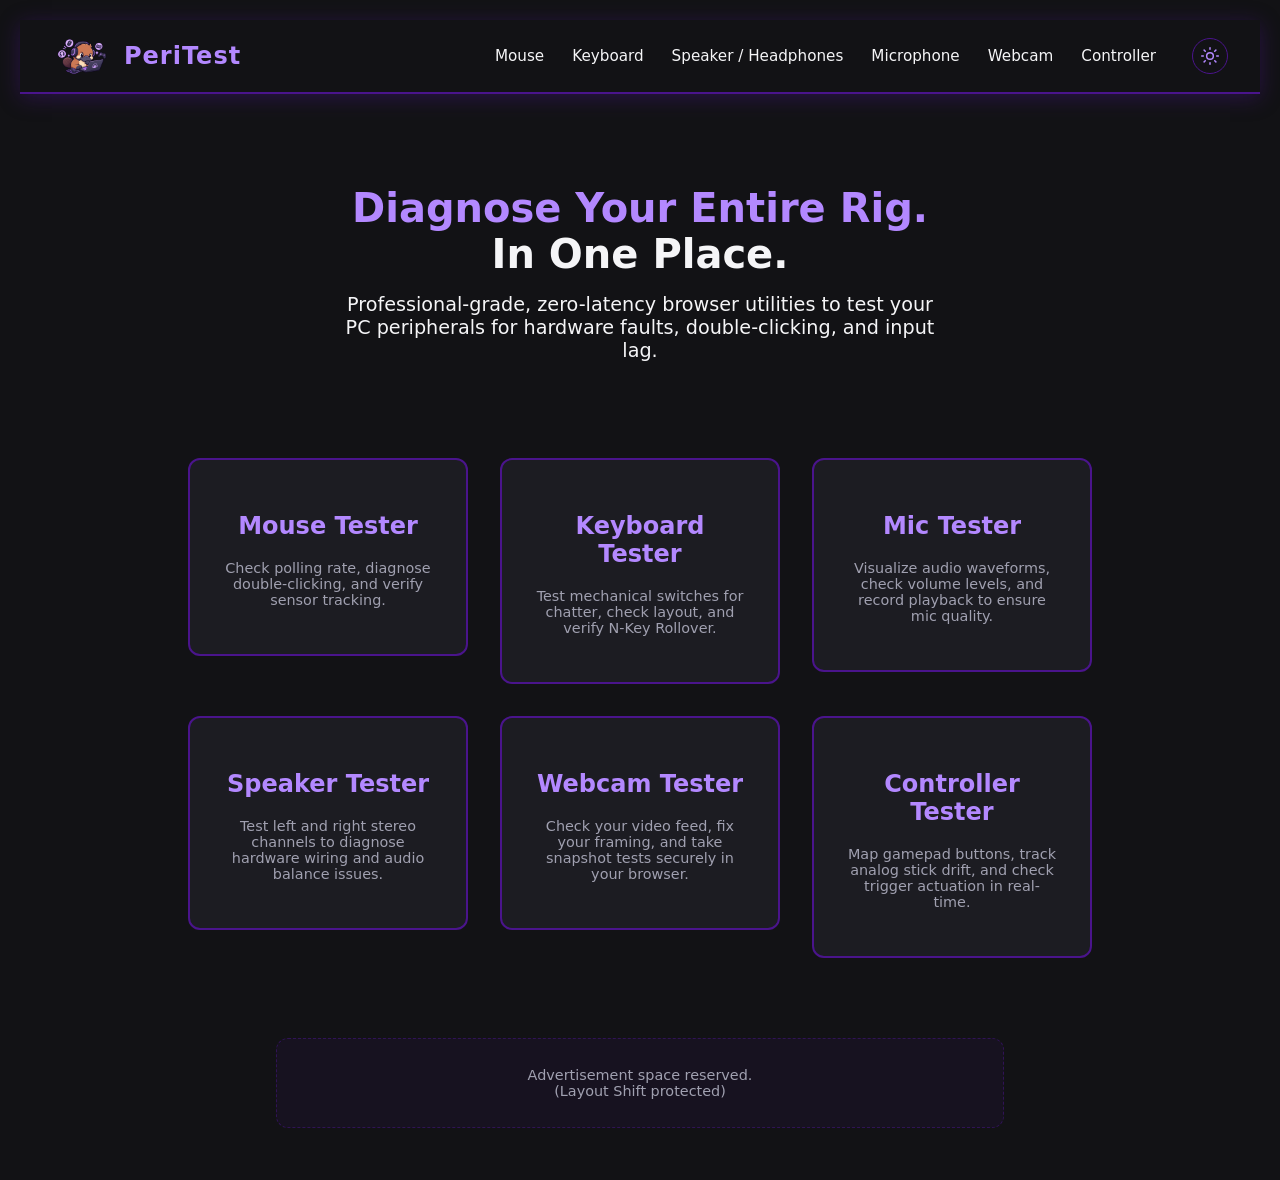
<file: index.html>
<!DOCTYPE html>
<html lang="en">
<head>
    <meta charset="UTF-8">
    <meta name="viewport" content="width=device-width, initial-scale=1.0">
    <title>Test Your PC Peripherals | Free Online Hardware Diagnostics</title>
    <meta name="description" content="The ultimate all-in-one suite to test your mouse, keyboard, microphone, and controllers. Diagnose faults, check polling rates, and verify hardware performance instantly.">
    <link rel="stylesheet" href="styles.css">

    <script async src="https://pagead2.googlesyndication.com/pagead/js/adsbygoogle.js?client=ca-pub-9353357643380089"
     crossorigin="anonymous"></script>

    <meta name="google-site-verification" content="yoGNBcZexO7LuIenlu6ol5riUY8tTtRhm5y61MS0jE8" />
</head>
<body>
    
    <!-- Global Navigation Bar -->
    <nav class="main-nav">
        <a href="index.html" class="nav-brand">
            <img src="logo.png" alt="PeripheralTest Logo" class="nav-logo-img">
            PeriTest
        </a>
        <ul class="nav-links">
            <li class="dropdown">
                <a href="mouse.html">Mouse</a>
                <ul class="dropdown-menu">
                    <li><a href="mouse.html">Mouse Tester</a></li>
                </ul>
            </li>
            <li class="dropdown">
                <a href="keyboard.html">Keyboard</a>
                <ul class="dropdown-menu">
                    <li><a href="keyboard.html">Keyboard Tester</a></li>
                    <li><a href="#">Typing Test (WPM)</a></li>
                </ul>
            </li>
            <li class="dropdown">
                <a href="speaker.html">Speaker / Headphones</a>
                <ul class="dropdown-menu">
                    <li><a href="speaker.html">Left/Right Audio Test</a></li>
                </ul>
            </li>
            <li class="dropdown">
                <a href="mic.html">Microphone</a>
                <ul class="dropdown-menu">
                    <li><a href="mic.html">Mic Tester</a></li>
                </ul>
            </li>
            <li class="dropdown">
                <a href="webcam.html">Webcam</a>
                <ul class="dropdown-menu">
                    <li><a href="webcam.html">Webcam Tester</a>
                    </li>
                </ul>
            </li>
            <li class="dropdown">
                <a href="#">Controller</a>
                <ul class="dropdown-menu">
                    <li><a href="#">Gamepad Tester</a></li>
                    <li><a href="#">Stick Drift Test</a></li>
                </ul>
            </li>
            <li>
                <button id="theme-toggle" class="theme-toggle" title="Toggle Light/Dark Mode" aria-label="Toggle Light/Dark Mode">
                    <svg viewBox="0 0 24 24">
                        <circle cx="12" cy="12" r="4"></circle>
                        <path d="M12 2v2"></path>
                        <path d="M12 20v2"></path>
                        <path d="m4.93 4.93 1.41 1.41"></path>
                        <path d="m17.66 17.66 1.41 1.41"></path>
                        <path d="M2 12h2"></path>
                        <path d="M20 12h2"></path>
                        <path d="m6.34 17.66-1.41 1.41"></path>
                        <path d="m19.07 4.93-1.41 1.41"></path>
                    </svg>
                </button>
            </li>
        </ul>
    </nav>

    <!-- Homepage Hero Section -->
    <header class="seo-header" style="margin-top: 4rem;">
        <h1>Diagnose Your Entire Rig. <br> <span style="color: var(--text-main);">In One Place.</span></h1>
        <p style="font-size: 1.2rem; max-width: 600px; margin: 1rem auto;">Professional-grade, zero-latency browser utilities to test your PC peripherals for hardware faults, double-clicking, and input lag.</p>
    </header>

    <!-- Navigation Cards to Tools -->
    <main style="display: flex; gap: 2rem; justify-content: center; flex-wrap: wrap; max-width: 1200px; margin: 3rem auto; padding: 0 2rem;">
        
        <!-- Mouse Card -->
        <a href="mouse.html" style="text-decoration: none; color: inherit;">
            <div style="background: var(--surface-dark); padding: 2rem; border-radius: 12px; width: 280px; text-align: center; border: 2px solid var(--purple-deep); transition: transform 0.2s, box-shadow 0.2s;" onmouseover="this.style.transform='translateY(-5px)'; this.style.boxShadow='0 10px 20px rgba(179,136,255,0.2)'" onmouseout="this.style.transform='translateY(0)'; this.style.boxShadow='none'">
                <h2 style="color: var(--lavender-glow);">Mouse Tester</h2>
                <p style="color: var(--text-muted); font-size: 0.9rem;">Check polling rate, diagnose double-clicking, and verify sensor tracking.</p>
            </div>
        </a>

        <!-- Keyboard Card -->
        <a href="keyboard.html" style="text-decoration: none; color: inherit;">
            <div style="background: var(--surface-dark); padding: 2rem; border-radius: 12px; width: 280px; text-align: center; border: 2px solid var(--purple-deep); transition: transform 0.2s, box-shadow 0.2s;" onmouseover="this.style.transform='translateY(-5px)'; this.style.boxShadow='0 10px 20px rgba(179,136,255,0.2)'" onmouseout="this.style.transform='translateY(0)'; this.style.boxShadow='none'">
                <h2 style="color: var(--lavender-glow);">Keyboard Tester</h2>
                <p style="color: var(--text-muted); font-size: 0.9rem;">Test mechanical switches for chatter, check layout, and verify N-Key Rollover.</p>
            </div>
        </a>

        <!-- Microphone Card -->
        <a href="mic.html" style="text-decoration: none; color: inherit;">
            <div style="background: var(--surface-dark); padding: 2rem; border-radius: 12px; width: 280px; text-align: center; border: 2px solid var(--purple-deep); transition: transform 0.2s, box-shadow 0.2s;" onmouseover="this.style.transform='translateY(-5px)'; this.style.boxShadow='0 10px 20px rgba(179,136,255,0.2)'" onmouseout="this.style.transform='translateY(0)'; this.style.boxShadow='none'">
                <h2 style="color: var(--lavender-glow);">Mic Tester</h2>
                <p style="color: var(--text-muted); font-size: 0.9rem;">Visualize audio waveforms, check volume levels, and record playback to ensure mic quality.</p>
            </div>
        </a>

        <!-- Speaker / Headphones Card -->
        <a href="speaker.html" style="text-decoration: none; color: inherit;">
            <div style="background: var(--surface-dark); padding: 2rem; border-radius: 12px; width: 280px; text-align: center; border: 2px solid var(--purple-deep); transition: transform 0.2s, box-shadow 0.2s;" onmouseover="this.style.transform='translateY(-5px)'; this.style.boxShadow='0 10px 20px rgba(179,136,255,0.2)'" onmouseout="this.style.transform='translateY(0)'; this.style.boxShadow='none'">
                <h2 style="color: var(--lavender-glow);">Speaker Tester</h2>
                <p style="color: var(--text-muted); font-size: 0.9rem;">Test left and right stereo channels to diagnose hardware wiring and audio balance issues.</p>
            </div>
        </a>

        <!-- Webcam Card -->
        <a href="webcam.html" style="text-decoration: none; color: inherit;">
            <div style="background: var(--surface-dark); padding: 2rem; border-radius: 12px; width: 280px; text-align: center; border: 2px solid var(--purple-deep); transition: transform 0.2s, box-shadow 0.2s;" onmouseover="this.style.transform='translateY(-5px)'; this.style.boxShadow='0 10px 20px rgba(179,136,255,0.2)'" onmouseout="this.style.transform='translateY(0)'; this.style.boxShadow='none'">
                <h2 style="color: var(--lavender-glow);">Webcam Tester</h2>
                <p style="color: var(--text-muted); font-size: 0.9rem;">Check your video feed, fix your framing, and take snapshot tests securely in your browser.</p>
            </div>
        </a>

        <!-- Controller Card (Ready for the next step) -->
        <a href="controller.html" style="text-decoration: none; color: inherit;">
            <div style="background: var(--surface-dark); padding: 2rem; border-radius: 12px; width: 280px; text-align: center; border: 2px solid var(--purple-deep); transition: transform 0.2s, box-shadow 0.2s;" onmouseover="this.style.transform='translateY(-5px)'; this.style.boxShadow='0 10px 20px rgba(179,136,255,0.2)'" onmouseout="this.style.transform='translateY(0)'; this.style.boxShadow='none'">
                <h2 style="color: var(--lavender-glow);">Controller Tester</h2>
                <p style="color: var(--text-muted); font-size: 0.9rem;">Map gamepad buttons, track analog stick drift, and check trigger actuation in real-time.</p>
            </div>
        </a>

    </main>

    <!-- AdSense Safe Zone -->
    <div class="ad-container">
        <span>Advertisement space reserved.<br>(Layout Shift protected)</span>
    </div>

    <script src="theme.js"></script>
</body>
</html>
</file>
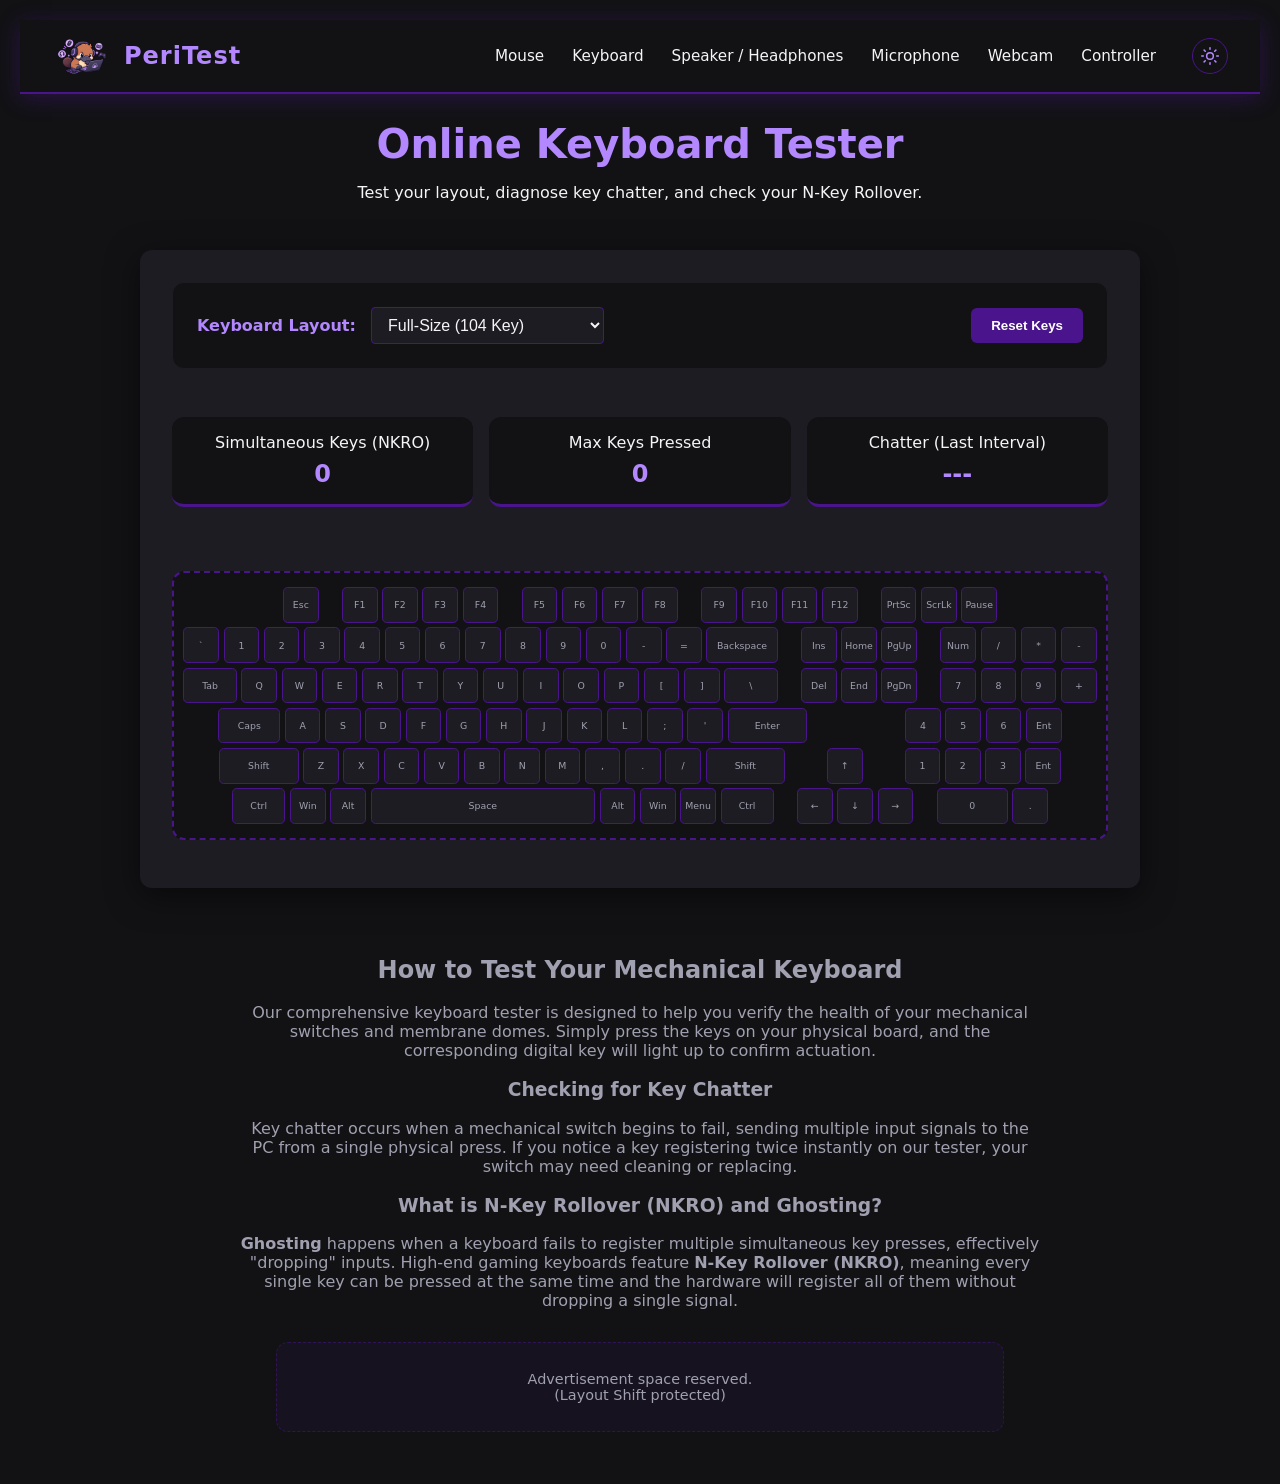
<file: keyboard.html>
<!DOCTYPE html>
<html lang="en">
<head>
    <meta charset="UTF-8">
    <meta name="viewport" content="width=device-width, initial-scale=1.0">
    <title>Keyboard Tester | Check for Ghosting, Chatter, & NKRO</title>
    <meta name="description" content="Free online keyboard tester. Verify all your keys are working, test N-Key Rollover (NKRO), and check mechanical switches for key chatter and ghosting.">
    <link rel="stylesheet" href="styles.css">

    <script async src="https://pagead2.googlesyndication.com/pagead/js/adsbygoogle.js?client=ca-pub-9353357643380089"
     crossorigin="anonymous"></script>
</head>
<body>
    
    <!-- Global Navigation Bar -->
    <nav class="main-nav">
        <a href="index.html" class="nav-brand">
            <img src="logo.png" alt="PeripheralTest Logo" class="nav-logo-img">
            PeriTest
        </a>
        <ul class="nav-links">
            <li class="dropdown">
                <a href="mouse.html">Mouse</a>
                <ul class="dropdown-menu">
                    <li><a href="mouse.html">Mouse Tester</a></li>
                </ul>
            </li>
            <li class="dropdown">
                <a href="keyboard.html">Keyboard</a>
                <ul class="dropdown-menu">
                    <li><a href="keyboard.html">Keyboard Tester</a></li>
                    <li><a href="#">Typing Test (WPM)</a></li>
                </ul>
            </li>
            <li class="dropdown">
                <a href="speaker.html">Speaker / Headphones</a>
                <ul class="dropdown-menu">
                    <li><a href="speaker.html">Left/Right Audio Test</a></li>
                </ul>
            </li>
            <li class="dropdown">
                <a href="mic.html">Microphone</a>
                <ul class="dropdown-menu">
                    <li><a href="mic.html">Mic Tester</a></li>
                </ul>
            </li>
            <li class="dropdown">
                <a href="webcam.html">Webcam</a>
                <ul class="dropdown-menu">
                    <li><a href="webcam.html">Webcam Tester</a>
                    </li>
                </ul>
            </li>
            <li class="dropdown">
                <a href="#">Controller</a>
                <ul class="dropdown-menu">
                    <li><a href="#">Gamepad Tester</a></li>
                    <li><a href="#">Stick Drift Test</a></li>
                </ul>
            </li>
            <li>
                <button id="theme-toggle" class="theme-toggle" title="Toggle Light/Dark Mode" aria-label="Toggle Light/Dark Mode">
                    <svg viewBox="0 0 24 24">
                        <circle cx="12" cy="12" r="4"></circle>
                        <path d="M12 2v2"></path>
                        <path d="M12 20v2"></path>
                        <path d="m4.93 4.93 1.41 1.41"></path>
                        <path d="m17.66 17.66 1.41 1.41"></path>
                        <path d="M2 12h2"></path>
                        <path d="M20 12h2"></path>
                        <path d="m6.34 17.66-1.41 1.41"></path>
                        <path d="m19.07 4.93-1.41 1.41"></path>
                    </svg>
                </button>
            </li>
        </ul>
    </nav>

    <!-- Main Header for SEO -->
    <header class="seo-header">
        <h1>Online Keyboard Tester</h1>
        <p>Test your layout, diagnose key chatter, and check your N-Key Rollover.</p>
    </header>

    <!-- Main Testing Application -->
    <main class="tester-container">
        
        <!-- Top Toolbar for Layout Selection -->
        <div class="top-toolbar">
            <div class="layout-selector">
                <label for="layout-select">Keyboard Layout:</label>
                <select id="layout-select">
                    <option value="full">Full-Size (104 Key)</option>
                    <option value="tkl">Tenkeyless (TKL / 87 Key)</option>
                    <option value="60">60% Compact</option>
                </select>
            </div>
            <button id="reset-keyboard">Reset Keys</button>
        </div>

        <!-- Left Column: Interactive Keyboard -->
        <section class="interactive-zone" style="grid-column: 1 / -1;">
            
            <!-- Live Keyboard Stats -->
            <div class="stats-dashboard" style="margin-bottom: 2rem;">
                <div class="stat-box">
                    <span class="stat-label">Simultaneous Keys (NKRO)</span>
                    <span class="stat-value" id="nkro-display">0</span>
                </div>
                <div class="stat-box">
                    <span class="stat-label">Max Keys Pressed</span>
                    <span class="stat-value" id="max-nkro-display">0</span>
                </div>
                <div class="stat-box">
                    <span class="stat-label">Chatter (Last Interval)</span>
                    <span class="stat-value" id="chatter-display">---</span>
                </div>
            </div>

            <!-- Scrollable Wrapper for Mobile -->
            <div class="keyboard-scroll-wrapper">
                <div id="keyboard-container" class="keyboard-container">
                    <!-- JavaScript will inject the 104 keys here -->
                </div>
            </div>
            
        </section>

    </main>

    <!-- SEO & AdSense Content Area (Specific to Keyboards) -->
    <article class="informational-content">
        <h2>How to Test Your Mechanical Keyboard</h2>
        <p>Our comprehensive keyboard tester is designed to help you verify the health of your mechanical switches and membrane domes. Simply press the keys on your physical board, and the corresponding digital key will light up to confirm actuation.</p>

        <h3>Checking for Key Chatter</h3>
        <p>Key chatter occurs when a mechanical switch begins to fail, sending multiple input signals to the PC from a single physical press. If you notice a key registering twice instantly on our tester, your switch may need cleaning or replacing.</p>

        <h3>What is N-Key Rollover (NKRO) and Ghosting?</h3>
        <p><strong>Ghosting</strong> happens when a keyboard fails to register multiple simultaneous key presses, effectively "dropping" inputs. High-end gaming keyboards feature <strong>N-Key Rollover (NKRO)</strong>, meaning every single key can be pressed at the same time and the hardware will register all of them without dropping a single signal.</p>
        
        <!-- AdSense Safe Zone -->
        <div class="ad-container">
            <span>Advertisement space reserved.<br>(Layout Shift protected)</span>
        </div>
    </article>

    <script src="theme.js"></script>
    <script src="keyboard.js"></script>
</body>
</html>
</file>
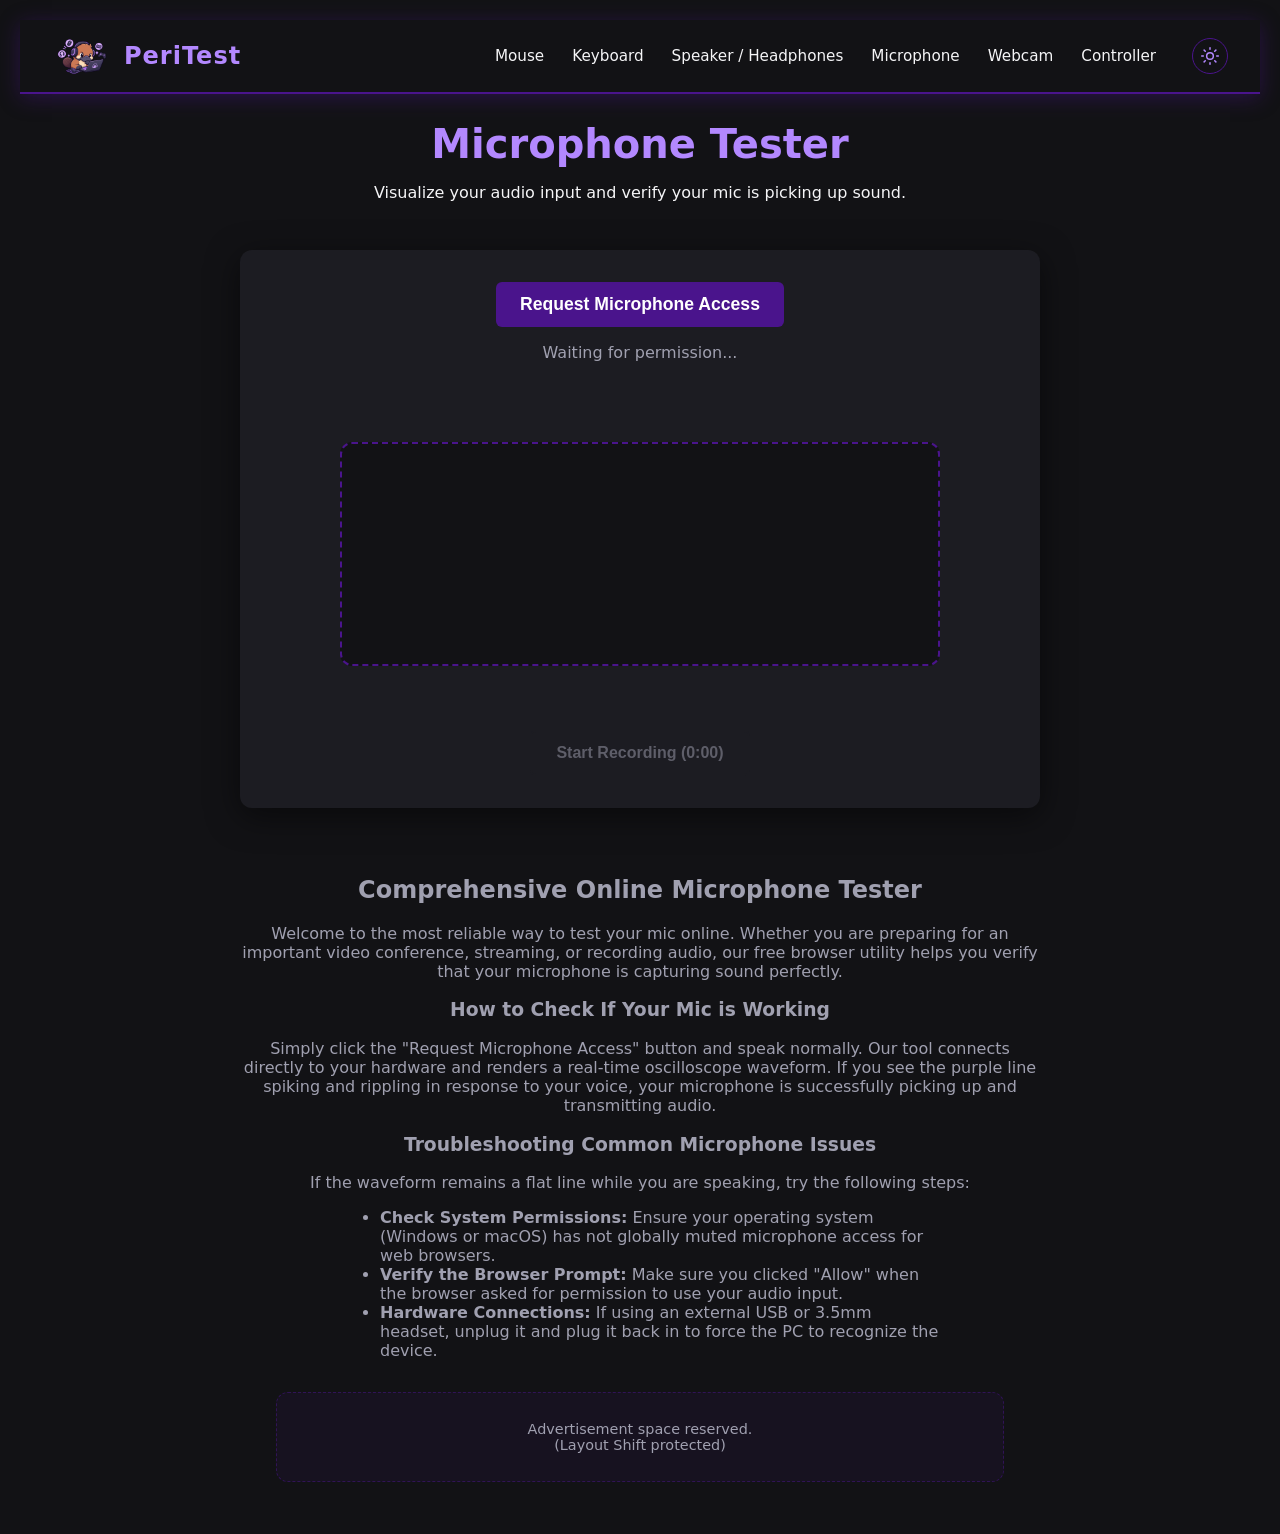
<file: mic.html>
<!DOCTYPE html>
<html lang="en">
<head>
    <meta charset="UTF-8">
    <meta name="viewport" content="width=device-width, initial-scale=1.0">
    <title>Online Mic Tester | Check Microphone Volume & Quality</title>
    <meta name="description" content="Free online microphone tester. Check your mic's volume levels, visualize audio waveforms, and ensure your input is working properly.">
    <link rel="stylesheet" href="styles.css">

    <script async src="https://pagead2.googlesyndication.com/pagead/js/adsbygoogle.js?client=ca-pub-9353357643380089"
     crossorigin="anonymous"></script>
</head>
<body>
    
    <!-- Global Navigation Bar -->
    <nav class="main-nav">
        <a href="index.html" class="nav-brand">
            <img src="logo.png" alt="PeripheralTest Logo" class="nav-logo-img">
            PeriTest
        </a>
        <ul class="nav-links">
            <li class="dropdown">
                <a href="mouse.html">Mouse</a>
                <ul class="dropdown-menu">
                    <li><a href="mouse.html">Mouse Tester</a></li>
                </ul>
            </li>
            <li class="dropdown">
                <a href="keyboard.html">Keyboard</a>
                <ul class="dropdown-menu">
                    <li><a href="keyboard.html">Keyboard Tester</a></li>
                    <li><a href="#">Typing Test (WPM)</a></li>
                </ul>
            </li>
            <li class="dropdown">
                <a href="speaker.html">Speaker / Headphones</a>
                <ul class="dropdown-menu">
                    <li><a href="speaker.html">Left/Right Audio Test</a></li>
                </ul>
            </li>
            <li class="dropdown">
                <a href="mic.html">Microphone</a>
                <ul class="dropdown-menu">
                    <li><a href="mic.html">Mic Tester</a></li>
                </ul>
            </li>
            <li class="dropdown">
                <a href="webcam.html">Webcam</a>
                <ul class="dropdown-menu">
                    <li><a href="webcam.html">Webcam Tester</a>
                    </li>
                </ul>
            </li>
            <li class="dropdown">
                <a href="#">Controller</a>
                <ul class="dropdown-menu">
                    <li><a href="#">Gamepad Tester</a></li>
                    <li><a href="#">Stick Drift Test</a></li>
                </ul>
            </li>
            <li>
                <button id="theme-toggle" class="theme-toggle" title="Toggle Light/Dark Mode" aria-label="Toggle Light/Dark Mode">
                    <svg viewBox="0 0 24 24">
                        <circle cx="12" cy="12" r="4"></circle>
                        <path d="M12 2v2"></path>
                        <path d="M12 20v2"></path>
                        <path d="m4.93 4.93 1.41 1.41"></path>
                        <path d="m17.66 17.66 1.41 1.41"></path>
                        <path d="M2 12h2"></path>
                        <path d="M20 12h2"></path>
                        <path d="m6.34 17.66-1.41 1.41"></path>
                        <path d="m19.07 4.93-1.41 1.41"></path>
                    </svg>
                </button>
            </li>
        </ul>
    </nav>

    <header class="seo-header">
        <h1>Microphone Tester</h1>
        <p>Visualize your audio input and verify your mic is picking up sound.</p>
    </header>

    <main class="tester-container" style="display: flex; flex-direction: column; align-items: center; text-align: center; max-width: 800px; margin: 0 auto;">
        
        <div style="margin-bottom: 2rem;">
            <button id="start-mic" style="background: var(--purple-deep); color: white; border: none; padding: 12px 24px; border-radius: 6px; cursor: pointer; font-size: 1.1rem; font-weight: bold;">Request Microphone Access</button>
            <p id="mic-status" style="color: var(--text-muted); margin-top: 1rem;">Waiting for permission...</p>
        </div>

        <!-- The Canvas for the Audio Visualizer -->
        <div class="interactive-zone" style="width: 100%; max-width: 600px; background: var(--bg-dark); border: 2px dashed var(--purple-deep); border-radius: var(--border-radius); padding: 1rem;">
            <canvas id="mic-visualizer" width="600" height="200" style="width: 100%; height: auto; display: block;"></canvas>
        </div>

        <!-- Recording & Playback Controls -->
        <div class="recording-zone" style="margin-top: 2rem; display: flex; gap: 1rem; align-items: center; justify-content: center; flex-wrap: wrap; width: 100%;">
            <button id="record-btn" class="record-btn disabled" disabled>Start Recording (0:00)</button>
            <audio id="audio-playback" controls style="display: none; height: 44px;"></audio>
        </div>

    </main>

    <article class="informational-content">
        <h2>Comprehensive Online Microphone Tester</h2>
        <p>Welcome to the most reliable way to test your mic online. Whether you are preparing for an important video conference, streaming, or recording audio, our free browser utility helps you verify that your microphone is capturing sound perfectly.</p>

        <h3>How to Check If Your Mic is Working</h3>
        <p>Simply click the "Request Microphone Access" button and speak normally. Our tool connects directly to your hardware and renders a real-time oscilloscope waveform. If you see the purple line spiking and rippling in response to your voice, your microphone is successfully picking up and transmitting audio.</p>

        <h3>Troubleshooting Common Microphone Issues</h3>
        <p>If the waveform remains a flat line while you are speaking, try the following steps:</p>
        <ul style="text-align: left; max-width: 600px; margin: 1rem auto; color: var(--text-muted);">
            <li><strong>Check System Permissions:</strong> Ensure your operating system (Windows or macOS) has not globally muted microphone access for web browsers.</li>
            <li><strong>Verify the Browser Prompt:</strong> Make sure you clicked "Allow" when the browser asked for permission to use your audio input.</li>
            <li><strong>Hardware Connections:</strong> If using an external USB or 3.5mm headset, unplug it and plug it back in to force the PC to recognize the device.</li>
        </ul>
        
        <!-- AdSense Safe Zone -->
        <div class="ad-container">
            <span>Advertisement space reserved.<br>(Layout Shift protected)</span>
        </div>
    </article>

    <script src="theme.js"></script>
    <script src="mic.js"></script>
</body>
</html>
</file>
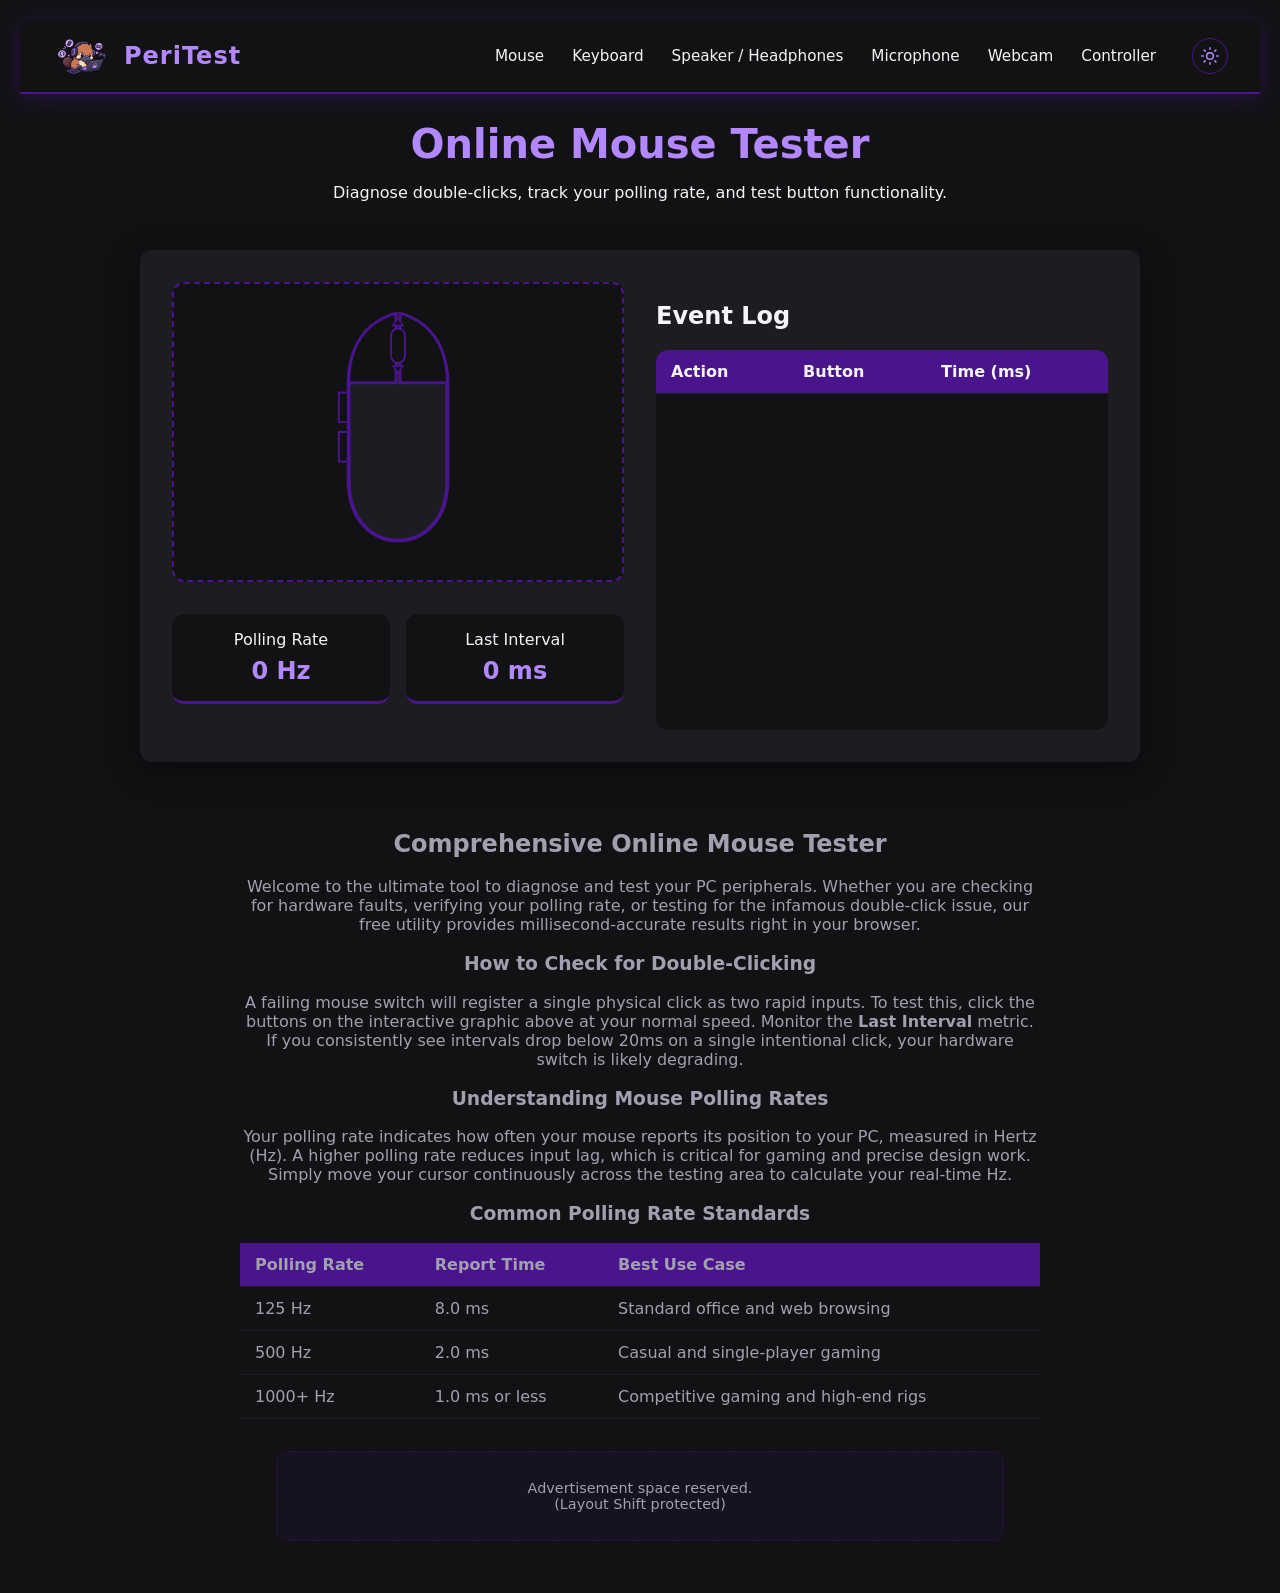
<file: mouse.html>
<!DOCTYPE html>
<html lang="en">
<head>
    <meta charset="UTF-8">
    <meta name="viewport" content="width=device-width, initial-scale=1.0">
    <title>Mouse Tester & Double Click Test | [Your Brand Name]</title>
    <meta name="description" content="Free online mouse tester. Check your polling rate, test for double-clicking issues, and verify all mouse buttons are working perfectly.">
    <link rel="stylesheet" href="styles.css">
    <script type="application/ld+json">
    {
        "@context": "https://schema.org",
        "@type": "WebApplication",
        "name": "Online Mouse Tester",
        "description": "Free browser utility to test mouse buttons, track polling rate (Hz), and diagnose hardware double-clicking faults.",
        "applicationCategory": "Utility",
        "operatingSystem": "All",
        "offers": {
            "@type": "Offer",
            "price": "0",
            "priceCurrency": "USD"
        }
    }
    </script>

    <script async src="https://pagead2.googlesyndication.com/pagead/js/adsbygoogle.js?client=ca-pub-9353357643380089"
     crossorigin="anonymous"></script>
</head>
<body>

    <!-- Global Navigation Bar -->
    <nav class="main-nav">
        <a href="index.html" class="nav-brand">
            <img src="logo.png" alt="PeripheralTest Logo" class="nav-logo-img">
            PeriTest
        </a>
        <ul class="nav-links">
            <li class="dropdown">
                <a href="mouse.html">Mouse</a>
                <ul class="dropdown-menu">
                    <li><a href="mouse.html">Mouse Tester</a></li>
                </ul>
            </li>
            <li class="dropdown">
                <a href="keyboard.html">Keyboard</a>
                <ul class="dropdown-menu">
                    <li><a href="keyboard.html">Keyboard Tester</a></li>
                    <li><a href="#">Typing Test (WPM)</a></li>
                </ul>
            </li>
            <li class="dropdown">
                <a href="speaker.html">Speaker / Headphones</a>
                <ul class="dropdown-menu">
                    <li><a href="speaker.html">Left/Right Audio Test</a></li>
                </ul>
            </li>
            <li class="dropdown">
                <a href="mic.html">Microphone</a>
                <ul class="dropdown-menu">
                    <li><a href="mic.html">Mic Tester</a></li>
                </ul>
            </li>
            <li class="dropdown">
                <a href="webcam.html">Webcam</a>
                <ul class="dropdown-menu">
                    <li><a href="webcam.html">Webcam Tester</a>
                    </li>
                </ul>
            </li>
            <li class="dropdown">
                <a href="#">Controller</a>
                <ul class="dropdown-menu">
                    <li><a href="#">Gamepad Tester</a></li>
                    <li><a href="#">Stick Drift Test</a></li>
                </ul>
            </li>
            <li>
                <button id="theme-toggle" class="theme-toggle" title="Toggle Light/Dark Mode" aria-label="Toggle Light/Dark Mode">
                    <svg viewBox="0 0 24 24">
                        <circle cx="12" cy="12" r="4"></circle>
                        <path d="M12 2v2"></path>
                        <path d="M12 20v2"></path>
                        <path d="m4.93 4.93 1.41 1.41"></path>
                        <path d="m17.66 17.66 1.41 1.41"></path>
                        <path d="M2 12h2"></path>
                        <path d="M20 12h2"></path>
                        <path d="m6.34 17.66-1.41 1.41"></path>
                        <path d="m19.07 4.93-1.41 1.41"></path>
                    </svg>
                </button>
            </li>
        </ul>
    </nav>

    <!-- Main Header for SEO -->
    <header class="seo-header">
        <h1>Online Mouse Tester</h1>
        <p>Diagnose double-clicks, track your polling rate, and test button functionality.</p>
    </header>

    <!-- Main Testing Application -->
    <main class="tester-container">
        
        <!-- Left Column: Interactive Mouse & Stats -->
        <section class="interactive-zone">
            <!-- Placeholder for the interactive SVG Mouse -->
            <div id="mouse-svg-container" class="mouse-graphic">
                <svg id="mouse-svg" viewBox="0 0 200 300" width="100%" height="100%">
                    <!-- Mouse Body -->
                    <path d="M50,100 C50,20 150,20 150,100 L150,200 C150,280 50,280 50,200 Z" fill="#1c1c22" stroke="#4a148c" stroke-width="4"/>
                    
                    <!-- Left Click (btn-0) -->
                    <path id="btn-0" d="M50,100 C50,40 95,30 98,30 L98,100 Z" fill="#121215" stroke="#4a148c" stroke-width="3"/>
                    
                    <!-- Right Click (btn-2) -->
                    <path id="btn-2" d="M150,100 C150,40 105,30 102,30 L102,100 Z" fill="#121215" stroke="#4a148c" stroke-width="3"/>
                    
                    <!-- Scroll Wheel (btn-1) -->
                    <rect id="btn-1" x="93" y="45" width="14" height="35" rx="7" fill="#121215" stroke="#4a148c" stroke-width="2"/>

                    <!-- Scroll Direction Arrows -->
                    <polygon id="arrow-up" points="100,35 95,42 105,42" fill="#121215" stroke="#4a148c" stroke-width="1.5"/>
                    <polygon id="arrow-down" points="100,90 95,83 105,83" fill="#121215" stroke="#4a148c" stroke-width="1.5"/>
                    
                    <!-- Side Button Forward (Physically higher on the mouse graphic) -->
                    <path id="btn-4" d="M48,110 L40,110 L40,140 L48,140" fill="#121215" stroke="#4a148c" stroke-width="2"/>
                    
                    <!-- Side Button Back (Physically lower on the mouse graphic) -->
                    <path id="btn-3" d="M48,150 L40,150 L40,180 L48,180" fill="#121215" stroke="#4a148c" stroke-width="2"/>
                    </svg>
            </div>

            <!-- Live Statistics -->
            <div class="stats-dashboard">
                <div class="stat-box">
                    <span class="stat-label">Polling Rate</span>
                    <span class="stat-value" id="hz-display">0 Hz</span>
                </div>
                <div class="stat-box">
                    <span class="stat-label">Last Interval</span>
                    <span class="stat-value" id="interval-display">0 ms</span>
                </div>
            </div>
        </section>

        <!-- Right Column: Event Log -->
        <aside class="log-zone">
            <h2>Event Log</h2>
            <div class="table-container">
                <table id="event-log-table">
                    <thead>
                        <tr>
                            <th>Action</th>
                            <th>Button</th>
                            <th>Time (ms)</th>
                        </tr>
                    </thead>
                    <tbody id="log-body">
                        <!-- JS will populate rows here -->
                    </tbody>
                </table>
            </div>
        </aside>

    </main>

    <!-- SEO & AdSense Content Area -->
    <article class="informational-content">
        <h2>Comprehensive Online Mouse Tester</h2>
        <p>Welcome to the ultimate tool to diagnose and test your PC peripherals. Whether you are checking for hardware faults, verifying your polling rate, or testing for the infamous double-click issue, our free utility provides millisecond-accurate results right in your browser.</p>

        <h3>How to Check for Double-Clicking</h3>
        <p>A failing mouse switch will register a single physical click as two rapid inputs. To test this, click the buttons on the interactive graphic above at your normal speed. Monitor the <strong>Last Interval</strong> metric. If you consistently see intervals drop below 20ms on a single intentional click, your hardware switch is likely degrading.</p>

        <h3>Understanding Mouse Polling Rates</h3>
        <p>Your polling rate indicates how often your mouse reports its position to your PC, measured in Hertz (Hz). A higher polling rate reduces input lag, which is critical for gaming and precise design work. Simply move your cursor continuously across the testing area to calculate your real-time Hz.</p>

        <h3>Common Polling Rate Standards</h3>
        <table>
            <thead>
                <tr>
                    <th>Polling Rate</th>
                    <th>Report Time</th>
                    <th>Best Use Case</th>
                </tr>
            </thead>
            <tbody>
                <tr>
                    <td>125 Hz</td>
                    <td>8.0 ms</td>
                    <td>Standard office and web browsing</td>
                </tr>
                <tr>
                    <td>500 Hz</td>
                    <td>2.0 ms</td>
                    <td>Casual and single-player gaming</td>
                </tr>
                <tr>
                    <td>1000+ Hz</td>
                    <td>1.0 ms or less</td>
                    <td>Competitive gaming and high-end rigs</td>
                </tr>
            </tbody>
        </table>

        <!-- AdSense Safe Zone -->
        <div class="ad-container">
            <span>Advertisement space reserved.<br>(Layout Shift protected)</span>
        </div>

    </article>

    <script src="theme.js"></script>
    <script src="mouse.js"></script>
</body>
</html>
</file>
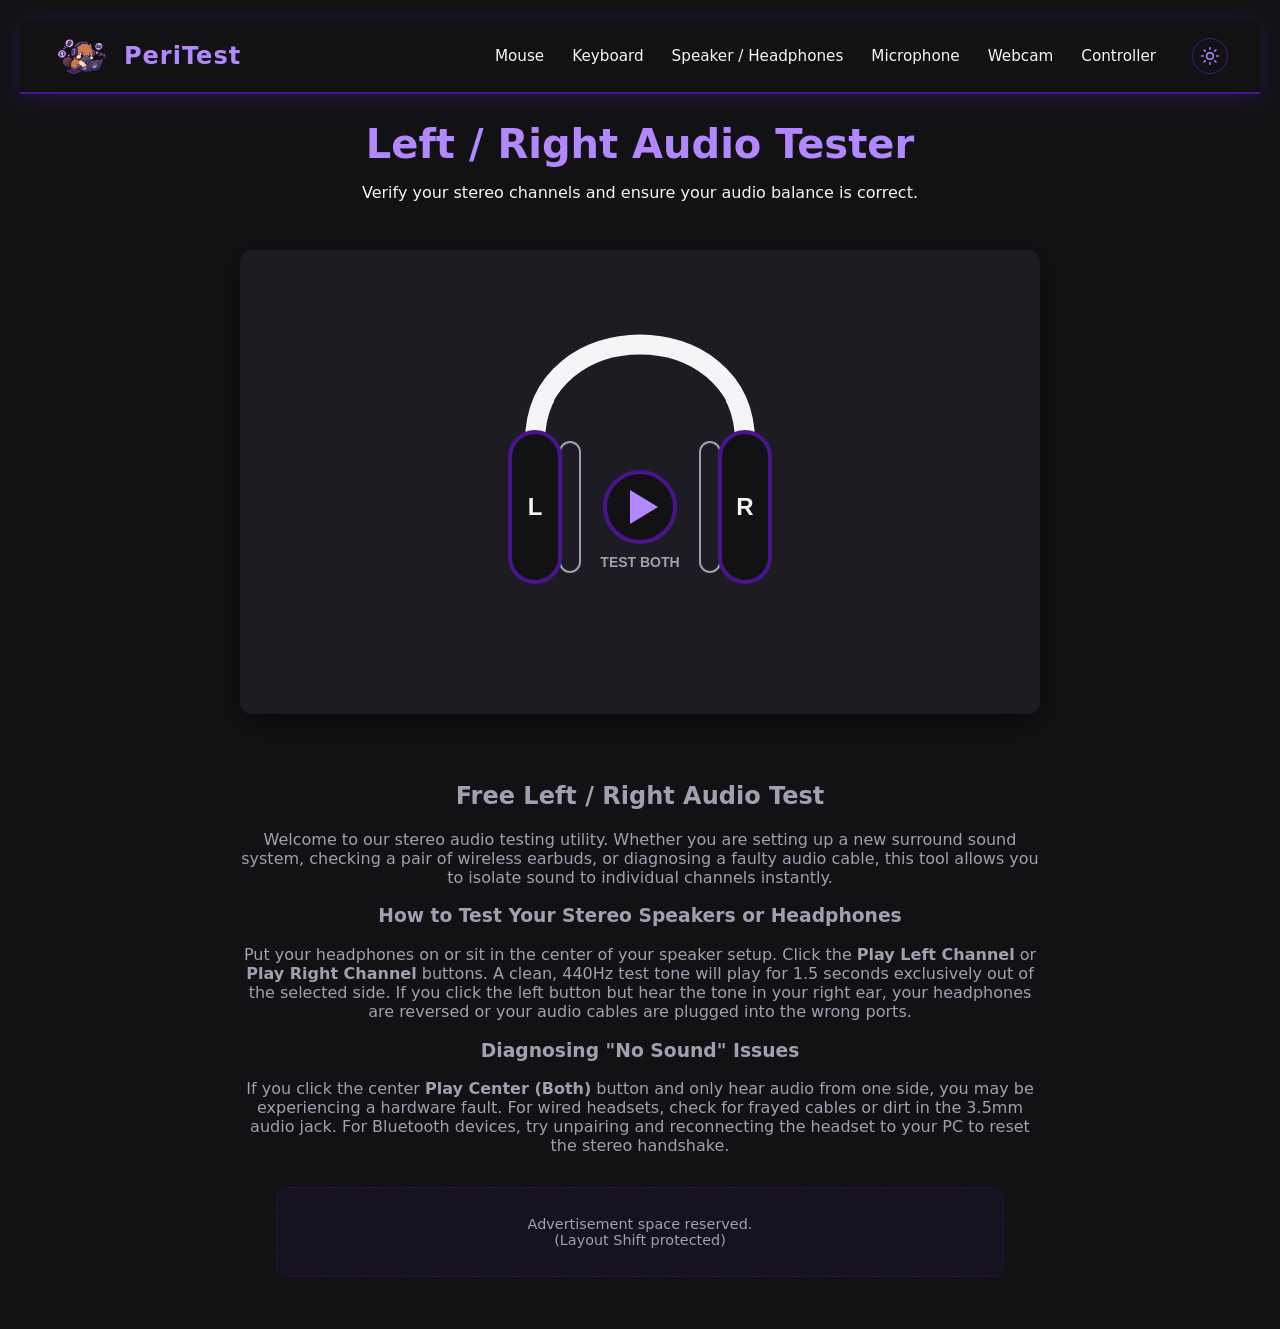
<file: speaker.html>
<!DOCTYPE html>
<html lang="en">
<head>
    <meta charset="UTF-8">
    <meta name="viewport" content="width=device-width, initial-scale=1.0">
    <title>Left Right Audio Test | Speaker & Headphones Tester</title>
    <meta name="description" content="Test your left and right audio channels instantly. Verify your speakers or headphones are wired correctly with our free stereo panning tool.">
    <link rel="stylesheet" href="styles.css">

    <script async src="https://pagead2.googlesyndication.com/pagead/js/adsbygoogle.js?client=ca-pub-9353357643380089"
     crossorigin="anonymous"></script>
</head>
<body>
    
    <!-- Global Navigation Bar -->
    <nav class="main-nav">
        <a href="index.html" class="nav-brand">
            <img src="logo.png" alt="PeripheralTest Logo" class="nav-logo-img">
            PeriTest
        </a>
        <ul class="nav-links">
            <li class="dropdown">
                <a href="mouse.html">Mouse</a>
                <ul class="dropdown-menu">
                    <li><a href="mouse.html">Mouse Tester</a></li>
                </ul>
            </li>
            <li class="dropdown">
                <a href="keyboard.html">Keyboard</a>
                <ul class="dropdown-menu">
                    <li><a href="keyboard.html">Keyboard Tester</a></li>
                    <li><a href="#">Typing Test (WPM)</a></li>
                </ul>
            </li>
            <li class="dropdown">
                <a href="speaker.html">Speaker / Headphones</a>
                <ul class="dropdown-menu">
                    <li><a href="speaker.html">Left/Right Audio Test</a></li>
                </ul>
            </li>
            <li class="dropdown">
                <a href="mic.html">Microphone</a>
                <ul class="dropdown-menu">
                    <li><a href="mic.html">Mic Tester</a></li>
                </ul>
            </li>
            <li class="dropdown">
                <a href="webcam.html">Webcam</a>
                <ul class="dropdown-menu">
                    <li><a href="webcam.html">Webcam Tester</a>
                    </li>
                </ul>
            </li>
            <li class="dropdown">
                <a href="#">Controller</a>
                <ul class="dropdown-menu">
                    <li><a href="#">Gamepad Tester</a></li>
                    <li><a href="#">Stick Drift Test</a></li>
                </ul>
            </li>
            <li>
                <button id="theme-toggle" class="theme-toggle" title="Toggle Light/Dark Mode" aria-label="Toggle Light/Dark Mode">
                    <svg viewBox="0 0 24 24">
                        <circle cx="12" cy="12" r="4"></circle>
                        <path d="M12 2v2"></path>
                        <path d="M12 20v2"></path>
                        <path d="m4.93 4.93 1.41 1.41"></path>
                        <path d="m17.66 17.66 1.41 1.41"></path>
                        <path d="M2 12h2"></path>
                        <path d="M20 12h2"></path>
                        <path d="m6.34 17.66-1.41 1.41"></path>
                        <path d="m19.07 4.93-1.41 1.41"></path>
                    </svg>
                </button>
            </li>
        </ul>
    </nav>

    <header class="seo-header">
        <h1>Left / Right Audio Tester</h1>
        <p>Verify your stereo channels and ensure your audio balance is correct.</p>
    </header>

    <main class="tester-container" style="display: flex; flex-direction: column; align-items: center; max-width: 800px; margin: 0 auto;">
        
        <div class="interactive-zone" style="width: 100%; text-align: center;">
            <!-- Premium Interactive Headphone SVG -->
            <svg viewBox="0 0 400 400" xmlns="http://www.w3.org/2000/svg" class="headphone-svg">
                
                <!-- Outer Headband -->
                <path d="M 95 160 C 95 30, 305 30, 305 160" fill="none" stroke="var(--text-main)" stroke-width="20" stroke-linecap="round"/>
                <!-- Inner Headband Padding -->
                <path d="M 120 120 C 150 70, 250 70, 280 120" fill="none" stroke="var(--surface-dark)" stroke-width="12" stroke-linecap="round"/>
                
                <!-- Metal Yokes (Sliders holding the cups) -->
                <path d="M 95 160 L 95 210" fill="none" stroke="var(--text-muted)" stroke-width="8" stroke-linecap="round"/>
                <path d="M 305 160 L 305 210" fill="none" stroke="var(--text-muted)" stroke-width="8" stroke-linecap="round"/>

                <!-- Left Earcup (Clickable) -->
                <g id="left-ear" class="hp-interact">
                    <!-- Plush Cushion -->
                    <rect x="120" y="160" width="20" height="130" rx="10" fill="var(--surface-dark)" stroke="var(--text-muted)" stroke-width="2" class="hp-pad"/>
                    <!-- Aluminum Cup Exterior -->
                    <rect x="70" y="150" width="50" height="150" rx="25" fill="var(--bg-dark)" stroke="var(--purple-deep)" stroke-width="4" class="hp-shell"/>
                    <text x="95" y="233" text-anchor="middle" font-family="sans-serif" font-weight="800" font-size="24" fill="var(--text-main)" class="hp-text">L</text>
                </g>

                <!-- Right Earcup (Clickable) -->
                <g id="right-ear" class="hp-interact">
                    <!-- Plush Cushion -->
                    <rect x="260" y="160" width="20" height="130" rx="10" fill="var(--surface-dark)" stroke="var(--text-muted)" stroke-width="2" class="hp-pad"/>
                    <!-- Aluminum Cup Exterior -->
                    <rect x="280" y="150" width="50" height="150" rx="25" fill="var(--bg-dark)" stroke="var(--purple-deep)" stroke-width="4" class="hp-shell"/>
                    <text x="305" y="233" text-anchor="middle" font-family="sans-serif" font-weight="800" font-size="24" fill="var(--text-main)" class="hp-text">R</text>
                </g>

                <!-- Center Play Button (Clickable) -->
                <g id="center-play" class="hp-interact">
                    <circle cx="200" cy="225" r="35" fill="var(--bg-dark)" stroke="var(--purple-deep)" stroke-width="4" class="hp-center-bg"/>
                    <polygon points="190,208 190,242 218,225" fill="var(--lavender-glow)" class="hp-play-icon"/>
                    <text x="200" y="285" text-anchor="middle" font-family="sans-serif" font-weight="700" font-size="14" fill="var(--text-muted)" class="hp-text-center">TEST BOTH</text>
                </g>
            </svg>
        </div>

    </main>

    <article class="informational-content">
        <h2>Free Left / Right Audio Test</h2>
        <p>Welcome to our stereo audio testing utility. Whether you are setting up a new surround sound system, checking a pair of wireless earbuds, or diagnosing a faulty audio cable, this tool allows you to isolate sound to individual channels instantly.</p>

        <h3>How to Test Your Stereo Speakers or Headphones</h3>
        <p>Put your headphones on or sit in the center of your speaker setup. Click the <strong>Play Left Channel</strong> or <strong>Play Right Channel</strong> buttons. A clean, 440Hz test tone will play for 1.5 seconds exclusively out of the selected side. If you click the left button but hear the tone in your right ear, your headphones are reversed or your audio cables are plugged into the wrong ports.</p>

        <h3>Diagnosing "No Sound" Issues</h3>
        <p>If you click the center <strong>Play Center (Both)</strong> button and only hear audio from one side, you may be experiencing a hardware fault. For wired headsets, check for frayed cables or dirt in the 3.5mm audio jack. For Bluetooth devices, try unpairing and reconnecting the headset to your PC to reset the stereo handshake.</p>
        
        <!-- AdSense Safe Zone -->
        <div class="ad-container">
            <span>Advertisement space reserved.<br>(Layout Shift protected)</span>
        </div>
    </article>

    <script src="theme.js"></script>
    <script src="speaker.js"></script>
</body>
</html>
</file>
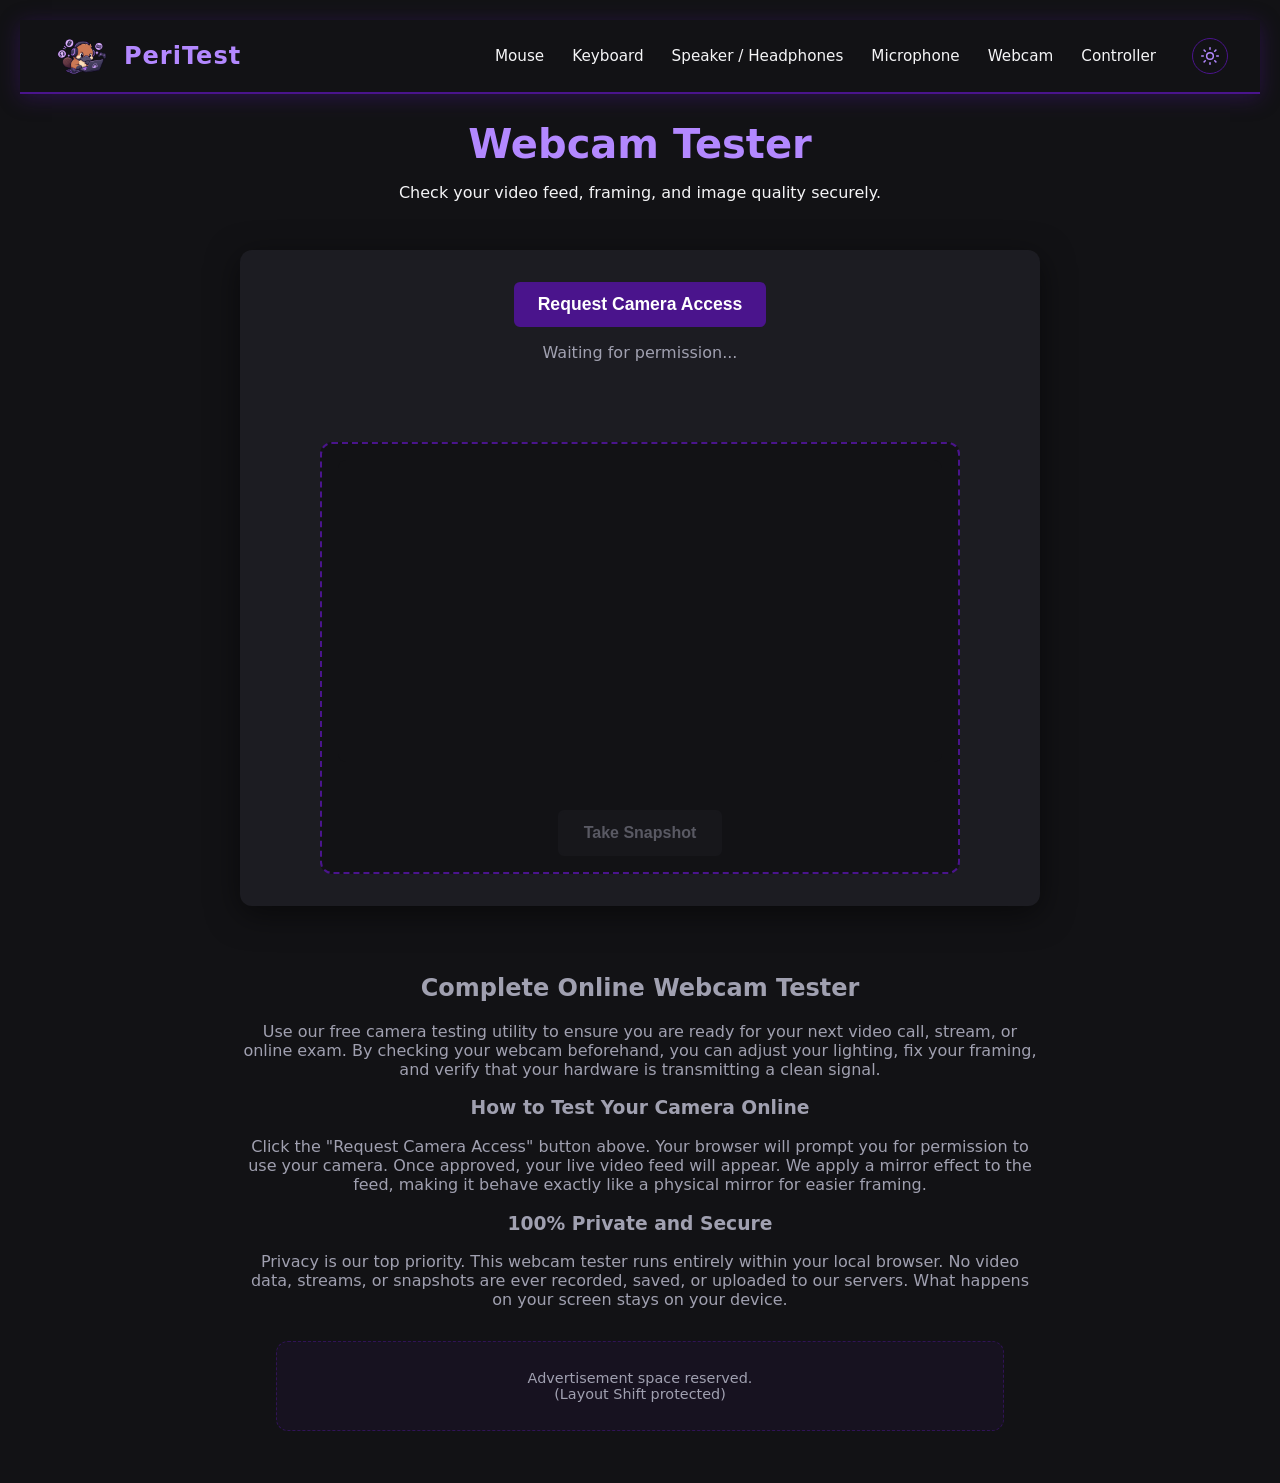
<file: webcam.html>
<!DOCTYPE html>
<html lang="en">
<head>
    <meta charset="UTF-8">
    <meta name="viewport" content="width=device-width, initial-scale=1.0">
    <title>Online Webcam Tester | Check Your Camera Quality</title>
    <meta name="description" content="Free online webcam tester. Verify your camera is working, check your video quality, and take snapshot tests securely in your browser.">
    <link rel="stylesheet" href="styles.css">

    <script async src="https://pagead2.googlesyndication.com/pagead/js/adsbygoogle.js?client=ca-pub-9353357643380089"
     crossorigin="anonymous"></script>
</head>
<body>
    
    <!-- Global Navigation Bar -->
    <nav class="main-nav">
        <a href="index.html" class="nav-brand">
            <img src="logo.png" alt="PeripheralTest Logo" class="nav-logo-img">
            PeriTest
        </a>
        <ul class="nav-links">
            <li class="dropdown">
                <a href="mouse.html">Mouse</a>
                <ul class="dropdown-menu">
                    <li><a href="mouse.html">Mouse Tester</a></li>
                </ul>
            </li>
            <li class="dropdown">
                <a href="keyboard.html">Keyboard</a>
                <ul class="dropdown-menu">
                    <li><a href="keyboard.html">Keyboard Tester</a></li>
                    <li><a href="#">Typing Test (WPM)</a></li>
                </ul>
            </li>
            <li class="dropdown">
                <a href="speaker.html">Speaker / Headphones</a>
                <ul class="dropdown-menu">
                    <li><a href="speaker.html">Left/Right Audio Test</a></li>
                </ul>
            </li>
            <li class="dropdown">
                <a href="mic.html">Microphone</a>
                <ul class="dropdown-menu">
                    <li><a href="mic.html">Mic Tester</a></li>
                </ul>
            </li>
            <li class="dropdown">
                <a href="webcam.html">Webcam</a>
                <ul class="dropdown-menu">
                    <li><a href="webcam.html">Webcam Tester</a>
                    </li>
                </ul>
            </li>
            <li class="dropdown">
                <a href="#">Controller</a>
                <ul class="dropdown-menu">
                    <li><a href="#">Gamepad Tester</a></li>
                    <li><a href="#">Stick Drift Test</a></li>
                </ul>
            </li>
            <li>
                <button id="theme-toggle" class="theme-toggle" title="Toggle Light/Dark Mode" aria-label="Toggle Light/Dark Mode">
                    <svg viewBox="0 0 24 24">
                        <circle cx="12" cy="12" r="4"></circle>
                        <path d="M12 2v2"></path>
                        <path d="M12 20v2"></path>
                        <path d="m4.93 4.93 1.41 1.41"></path>
                        <path d="m17.66 17.66 1.41 1.41"></path>
                        <path d="M2 12h2"></path>
                        <path d="M20 12h2"></path>
                        <path d="m6.34 17.66-1.41 1.41"></path>
                        <path d="m19.07 4.93-1.41 1.41"></path>
                    </svg>
                </button>
            </li>
        </ul>
    </nav>

    <header class="seo-header">
        <h1>Webcam Tester</h1>
        <p>Check your video feed, framing, and image quality securely.</p>
    </header>

    <main class="tester-container" style="display: flex; flex-direction: column; align-items: center; text-align: center; max-width: 800px; margin: 0 auto;">
        
        <div style="margin-bottom: 2rem;">
            <button id="start-cam" style="background: var(--purple-deep); color: white; border: none; padding: 12px 24px; border-radius: 6px; cursor: pointer; font-size: 1.1rem; font-weight: bold;">Request Camera Access</button>
            <p id="cam-status" style="color: var(--text-muted); margin-top: 1rem;">Waiting for permission...</p>
        </div>

        <!-- Live Video Feed -->
        <div class="interactive-zone" style="width: 100%; max-width: 640px; background: var(--bg-dark); border: 2px dashed var(--purple-deep); border-radius: var(--border-radius); padding: 1rem; position: relative;">
            <video id="webcam-feed" autoplay playsinline style="width: 100%; border-radius: 8px; background: #000; transform: scaleX(-1);"></video>
            
            <!-- Snapshot feature -->
            <div style="margin-top: 1rem; display: flex; flex-direction: column; align-items: center; gap: 1rem;">
                <button id="snapshot-btn" class="record-btn disabled" disabled>Take Snapshot</button>
                <canvas id="snapshot-canvas" style="display: none; width: 100%; max-width: 320px; border-radius: 8px; border: 2px solid var(--lavender-glow);"></canvas>
            </div>
        </div>

    </main>

    <article class="informational-content">
        <h2>Complete Online Webcam Tester</h2>
        <p>Use our free camera testing utility to ensure you are ready for your next video call, stream, or online exam. By checking your webcam beforehand, you can adjust your lighting, fix your framing, and verify that your hardware is transmitting a clean signal.</p>

        <h3>How to Test Your Camera Online</h3>
        <p>Click the "Request Camera Access" button above. Your browser will prompt you for permission to use your camera. Once approved, your live video feed will appear. We apply a mirror effect to the feed, making it behave exactly like a physical mirror for easier framing.</p>

        <h3>100% Private and Secure</h3>
        <p>Privacy is our top priority. This webcam tester runs entirely within your local browser. No video data, streams, or snapshots are ever recorded, saved, or uploaded to our servers. What happens on your screen stays on your device.</p>
        
        <!-- AdSense Safe Zone -->
        <div class="ad-container">
            <span>Advertisement space reserved.<br>(Layout Shift protected)</span>
        </div>
    </article>

    <script src="theme.js"></script>
    <script src="webcam.js"></script>
</body>
</html>
</file>
<file: styles.css>
:root {
    /* Brand Colors */
    --bg-dark: #121215;
    --surface-dark: #1c1c22;
    --purple-deep: #4a148c;
    --lavender-glow: #b388ff;
    --text-main: #f5f5f7;
    --text-muted: #a0a0b0;
    
    /* Layout */
    --border-radius: 12px;
}

/* --- LIGHT MODE OVERRIDES --- */
body[data-theme="light"] {
    --bg-dark: #f4f5f7;       /* Light gray background */
    --surface-dark: #ffffff;  /* Clean white cards/zones */
    --text-main: #121215;     /* Dark gray/black text */
    --text-muted: #5f6368;    /* Medium gray for secondary text */
    --purple-deep: #7e57c2;   /* Slightly adjusted purple for contrast */
    --lavender-glow: #4a148c; /* Darker purple for headings on light backgrounds */
}

/* --- THEME TOGGLE BUTTON (Crisp Outline Icon) --- */
.theme-toggle {
    background: transparent;
    border: 1.5px solid var(--purple-deep);
    border-radius: 50%;
    width: 36px;
    height: 36px;
    display: flex;
    align-items: center;
    justify-content: center;
    cursor: pointer;
    color: var(--lavender-glow);
    transition: all 0.2s ease;
    padding: 0;
    margin-left: 0.5rem;
    outline: none;
}

.theme-toggle svg {
    width: 20px;
    height: 20px;
    stroke: currentColor;
    stroke-width: 1.8;
    stroke-linecap: round;
    stroke-linejoin: round;
    fill: none;
    display: block;
}

.theme-toggle:hover {
    background: var(--surface-dark);
    border-color: var(--lavender-glow);
    color: #fff;
    box-shadow: 0 0 10px rgba(179, 136, 255, 0.4);
}

/* Mobile Alignment */
@media (max-width: 768px) {
    .nav-links {
        flex-direction: column;
        gap: 0.5rem;
    }
    
    .theme-toggle {
        margin-top: 0.75rem;
    }
}

/* GLOBAL RESET */
*, *::before, *::after {
    box-sizing: border-box;
}

body {
    background-color: var(--bg-dark);
    color: var(--text-main);
    font-family: 'Segoe UI', system-ui, -apple-system, sans-serif;
    margin: 0;
    padding: 20px;
    display: flex;
    flex-direction: column;
    align-items: center;
    overflow-x: hidden; 
}

.interactive-zone {
    container-type: inline-size;
}

/* --- GLOBAL NAVIGATION BAR --- */
.main-nav {
    display: flex;
    justify-content: space-between;
    align-items: center;
    padding: 1rem 2rem;
    background: var(--bg-dark);
    border-bottom: 2px solid var(--purple-deep);
    box-shadow: 0 4px 20px rgba(74, 20, 140, 0.4); /* Restores signature purple underglow */
    width: 100%;
    position: relative;
    z-index: 1000;
}

/* BRANDING & LOGO */
.nav-brand {
    display: flex;
    align-items: center;
    gap: 12px; 
    font-size: 1.5rem;
    font-weight: bold;
    color: var(--lavender-glow);
    letter-spacing: 1px;
    text-decoration: none;
}

.nav-logo-img {
    height: 40px; /* Locks the logo height to fit the nav bar */
    width: auto;  /* Maintains the original aspect ratio */
    display: block;
}

/* Mobile Adjustment for Logo */
@media (max-width: 768px) {
    .nav-brand {
        font-size: 1.3rem; 
    }
    .nav-logo-img {
        height: 32px; 
    }
}

.nav-links {
    display: flex;
    align-items: center;
    gap: 1.75rem;
    list-style: none;
    margin: 0;
    padding: 0;
}

/* Individual Top-Level Items */
.nav-links > li {
    position: relative; /* Anchor point for dropdown menus */
    display: flex;
    align-items: center;
}

.nav-links a {
    color: var(--text-main);
    text-decoration: none;
    font-weight: 500;
    font-size: 0.95rem;
    padding: 0.5rem 0;
    transition: color 0.2s ease;
}

.nav-links a:hover {
    color: var(--lavender-glow);
}

/* --- DROPDOWN MENUS (Restores Hover Lists) --- */
.dropdown-menu {
    display: none;
    position: absolute;
    top: 100%;
    left: 50%;
    transform: translateX(-50%);
    background: var(--surface-dark);
    border: 1px solid var(--purple-deep);
    box-shadow: 0 8px 16px rgba(0, 0, 0, 0.5), 0 0 10px rgba(126, 87, 194, 0.2);
    border-radius: var(--border-radius);
    list-style: none;
    padding: 0.5rem 0;
    min-width: 190px;
    z-index: 1001;
    margin-top: 0.5rem;
}

.dropdown:hover .dropdown-menu {
    display: block; /* Reveals on hover */
}

.dropdown-menu li {
    width: 100%;
}

.dropdown-menu li a {
    display: block;
    padding: 0.6rem 1.2rem;
    font-size: 0.88rem;
    color: var(--text-main);
    white-space: nowrap;
}

.dropdown-menu li a:hover {
    background: rgba(179, 136, 255, 0.1);
    color: var(--lavender-glow);
}

/* SEO Header */
.seo-header {
    text-align: center;
    margin-bottom: 2rem;
}

.seo-header h1 {
    color: var(--lavender-glow);
    font-size: 2.5rem;
    margin-bottom: 0.5rem;
}

/* Application Layout */
.tester-container {
    display: grid;
    grid-template-columns: 1fr 1fr;
    gap: 2rem;
    width: 100%;
    max-width: 1000px;
    background-color: var(--surface-dark);
    padding: 2rem;
    border-radius: var(--border-radius);
    box-shadow: 0 8px 32px rgba(0, 0, 0, 0.5);
    /* Prevents right-click menu from popping up while testing */
    user-select: none; 
    -webkit-user-select: none;
}

/* Mouse Graphic & Stats */
.interactive-zone {
    display: flex;
    flex-direction: column;
    gap: 2rem;
}

.mouse-graphic {
    height: 300px;
    background-color: var(--bg-dark);
    border: 2px dashed var(--purple-deep);
    border-radius: var(--border-radius);
    display: flex;
    align-items: center;
    justify-content: center;
    transition: box-shadow 0.1s ease;
}

/* This class will be toggled by JS when a button is pressed */
.mouse-graphic.active-click {
    box-shadow: 0 0 20px var(--lavender-glow);
    border-color: var(--lavender-glow);
}

.stats-dashboard {
    display: flex;
    justify-content: space-between;
    gap: 1rem;
}

.stat-box {
    background: var(--bg-dark);
    padding: 1rem;
    border-radius: var(--border-radius);
    flex: 1;
    text-align: center;
    border-bottom: 3px solid var(--purple-deep);
}

.stat-value {
    display: block;
    font-size: 1.5rem;
    font-weight: bold;
    color: var(--lavender-glow);
    margin-top: 0.5rem;
}

/* Event Log Table */
.log-zone {
    display: flex;
    flex-direction: column;
}

.table-container {
    height: 380px;
    overflow-y: auto;
    background: var(--bg-dark);
    border-radius: var(--border-radius);
}

table {
    width: 100%;
    border-collapse: collapse;
    text-align: left;
}

th, td {
    padding: 12px 15px;
    border-bottom: 1px solid var(--surface-dark);
}

th {
    background-color: var(--purple-deep);
    position: sticky;
    top: 0;
}

/* Informational Content (SEO) */
.informational-content {
    max-width: 800px;
    margin-top: 3rem;
    text-align: center;
    color: var(--text-muted);
}

/* Illuminates specific SVG paths based on user input */
.active-svg-part {
    fill: var(--lavender-glow) !important;
    transition: fill 0.05s ease-out;
}

/* KEYBOARD TESTER STYLES */
.keyboard-container {
    display: flex;
    flex-direction: column;
    gap: 0.5cqw; /* Gap scales dynamically */
    background: var(--bg-dark);
    padding: 1.5cqw;
    border-radius: var(--border-radius);
    border: 2px dashed var(--purple-deep);
    width: 100%;
    box-sizing: border-box;
    overflow: hidden; /* No more horizontal scrolling */
}

.keyboard-row {
    display: flex;
    gap: 0.5cqw;
    justify-content: center;
}

/* Base Key Style */
.key {
    background: var(--surface-dark);
    border: 1px solid var(--purple-deep);
    border-radius: 0.5cqw;
    min-width: 3.8cqw; 
    height: 3.8cqw;
    display: flex;
    align-items: center;
    justify-content: center;
    color: var(--text-muted);
    font-size: 1cqw;
    font-weight: 500;
    user-select: none;
    transition: background-color 0.1s, transform 0.05s, box-shadow 0.1s;
    box-sizing: border-box;
}

/* Scaled Modifiers for specific keys */
.key.w-1-5 { min-width: 5.7cqw; } 
.key.w-1-75 { min-width: 6.6cqw; } 
.key.w-2 { min-width: 7.6cqw; } 
.key.w-2-25 { min-width: 8.5cqw; } 
.key.w-space { min-width: 24cqw; } 
.key.spacer { background: transparent; border: none; min-width: 1.5cqw; } 

/* Active States */
.key.active-key {
    background: var(--lavender-glow);
    color: var(--bg-dark);
    transform: scale(0.92);
    box-shadow: 0 0 10px var(--lavender-glow);
    border-color: var(--lavender-glow);
}

.key.registered-key {
    border-color: var(--lavender-glow);
    color: var(--text-main);
}

/* TOP TOOLBAR */
.top-toolbar {
    grid-column: 1 / -1;
    display: flex;
    justify-content: space-between;
    align-items: center;
    background: var(--bg-dark);
    padding: 1.5rem;
    border-radius: var(--border-radius);
    margin-bottom: 1rem;
    border: 1px solid var(--surface-dark);
}

.layout-selector label {
    margin-right: 10px;
    font-weight: bold;
    color: var(--lavender-glow);
}

.layout-selector select {
    padding: 8px 12px;
    background: var(--surface-dark);
    color: var(--text-main);
    border: 1px solid var(--purple-deep);
    border-radius: 4px;
    font-size: 1rem;
    cursor: pointer;
}

#reset-keyboard {
    background: var(--purple-deep);
    color: white;
    border: none;
    padding: 10px 20px;
    border-radius: 6px;
    cursor: pointer;
    font-weight: bold;
    transition: background 0.2s;
}

#reset-keyboard:hover {
    background: var(--lavender-glow);
    color: var(--bg-dark);
}

/* KEYBOARD SCROLL FIX */
.keyboard-scroll-wrapper {
    width: 100%;
    overflow-x: auto; 
    padding-bottom: 1rem; 
}

.keyboard-container {
    min-width: 750px; 
}

/* Mobile Optimization */
@media (max-width: 768px) {
    /* Stack the Navigation Bar */
    .main-nav {
        flex-direction: column;
        padding: 1rem 0;
    }
    
    .nav-links {
        flex-wrap: wrap;
        justify-content: center;
        gap: 0.5rem;
    }

    .nav-links > li {
        padding: 0.5rem 1rem;
    }

    /* Stack the Testing Columns */
    .tester-container {
        grid-template-columns: 1fr;
        padding: 1rem;
    }

    /* Stack Statistics Boxes */
    .stats-dashboard {
        flex-direction: column;
    }

    /* Limit Event Log Height on Mobile */
    .table-container {
        height: 250px; 
    }

    /* Adjust Keyboard Font Size for tiny keys */
    .key {
        font-size: 1.5cqw; 
    }
}

/* AdSense Space */
.ad-container {
    width: 100%;
    max-width: 728px; /* Standard AdSense Leaderboard width */
    margin: 2rem auto;
    background-color: rgba(74, 20, 140, 0.1); /* Faint placeholder background */
    border: 1px dashed rgba(74, 20, 140, 0.5);
    border-radius: var(--border-radius);
    display: flex;
    align-items: center;
    justify-content: center;
    color: var(--text-muted);
    font-size: 0.9rem;
    text-align: center;
    
    /* Crucial for SEO: Reserves space to prevent Layout Shift */
    min-height: 90px; 
}

/* Mobile Ad Adjustments */
@media (max-width: 768px) {
    
    /* 1. Stack the Navigation Bar cleanly */
    .main-nav {
        flex-direction: column;
        padding: 1rem;
    }
    
    .nav-brand {
        margin-bottom: 1rem;
        font-size: 1.8rem;
    }

    .nav-links {
        flex-direction: column;
        width: 100%;
        text-align: center;
        gap: 0;
    }

    .nav-links > li {
        width: 100%;
        padding: 0.8rem 0;
        border-bottom: 1px solid rgba(74, 20, 140, 0.3);
    }

    /* 2. Stack the Toolbar Elements */
    .top-toolbar {
        flex-direction: column;
        gap: 1.5rem;
        align-items: stretch;
        text-align: center;
    }

    .layout-selector select {
        width: 100%;
        margin-top: 0.8rem;
    }

    /* 3. Force Statistics to Stack Vertically */
    .stats-dashboard {
        display: flex;
        flex-direction: column !important;
        gap: 1rem;
    }

    .stat-box {
        width: 100%;
    }

    /* 4. Fix Main Grid Spacing */
    .tester-container {
        grid-template-columns: 1fr;
        padding: 1rem;
    }
    
    .interactive-zone {
        padding: 0;
    }

    /* 5. Mobile Ad Container */
    .ad-container {
        max-width: 300px;
        min-height: 250px;
        margin: 2rem auto;
    }
}

/* MIC RECORDING STYLES */
.record-btn {
    background: var(--surface-dark);
    color: var(--lavender-glow);
    border: 2px solid var(--purple-deep);
    padding: 12px 24px;
    border-radius: 6px;
    font-size: 1rem;
    font-weight: bold;
    cursor: pointer;
    transition: all 0.2s ease;
}

.record-btn:not(.disabled):hover {
    background: var(--purple-deep);
    color: white;
}

/* Active Recording State with CSS Animation */
.record-btn.active-record {
    background: #ff5252;
    color: white;
    border-color: #ff5252;
    animation: pulse-red 1.5s infinite;
}

.record-btn.disabled {
    opacity: 0.5;
    cursor: not-allowed;
    border-color: var(--surface-dark);
    color: var(--text-muted);
}

@keyframes pulse-red {
    0% { box-shadow: 0 0 0 0 rgba(255, 82, 82, 0.7); }
    70% { box-shadow: 0 0 0 15px rgba(255, 82, 82, 0); }
    100% { box-shadow: 0 0 0 0 rgba(255, 82, 82, 0); }
}

/* Light mode optimizations */
/* 1. Mouse Graphic Light Mode Fix */
body[data-theme="light"] .mouse-graphic svg path:not(.active-svg-part),
body[data-theme="light"] .mouse-graphic svg rect:not(.active-svg-part),
body[data-theme="light"] .mouse-graphic svg ellipse:not(.active-svg-part) {
    fill: #e8eaed; /* Light gray body instead of black */
    stroke: var(--purple-deep);
}

/* 2. Keyboard "Already Pressed" Keys Light Mode Fix */
body[data-theme="light"] .key.registered-key {
    background-color: rgba(126, 87, 194, 0.15); /* Soft purple background */
    border-color: var(--purple-deep);
    color: var(--purple-deep);
    font-weight: bold;
}

/* 4. Webcam Feed Background Fix */
#webcam-feed {
    background-color: var(--bg-dark) !important; /* Overrides inline #000 */
}

/* =========================================
   PREMIUM SPEAKER / HEADPHONE SVG STYLES
   ========================================= */
.headphone-svg {
    max-width: 450px;
    width: 100%;
    height: 400px; /* Matches the new 400x400 viewBox */
    display: block;
    margin: 0 auto;
    overflow: visible;
}

/* Interactive Group Base */
.hp-interact {
    cursor: pointer;
    transition: transform 0.1s ease;
}

.hp-interact:active {
    transform: scale(0.97); /* Adds a satisfying "click" physical press effect */
}

/* Hover States */
.hp-interact:hover .hp-shell,
.hp-interact:hover .hp-center-bg {
    stroke: var(--lavender-glow);
    fill: rgba(179, 136, 255, 0.05);
}
.hp-interact:hover .hp-text,
.hp-interact:hover .hp-text-center {
    fill: var(--lavender-glow);
}

/* Active / Playing State */
.hp-interact.is-playing .hp-pad {
    stroke: var(--lavender-glow);
    fill: rgba(179, 136, 255, 0.2);
}

.hp-interact.is-playing .hp-center-bg {
    stroke: var(--lavender-glow);
    fill: var(--lavender-glow);
}
.hp-interact.is-playing .hp-text-center {
    fill: var(--text-main);
}
.hp-interact.is-playing .hp-play-icon {
    fill: var(--bg-dark);
}

/* Vibrant Sound Wave Glowing Animation */
.hp-interact.is-playing .hp-shell {
    stroke: #ff5252;
    fill: rgba(255, 82, 82, 0.05);
    animation: hp-glow-pulse 0.6s infinite alternate ease-in-out;
}

.hp-interact.is-playing .hp-text {
    fill: #ff5252; /* Makes the L/R letter match the glow */
}

@keyframes hp-glow-pulse {
    0% { 
        stroke-width: 4; 
        filter: drop-shadow(0 0 2px rgba(255, 82, 82, 0.3)); 
    }
    100% { 
        stroke-width: 8; 
        filter: drop-shadow(0 0 15px rgba(255, 82, 82, 0.8)); 
    }
}
</file>
